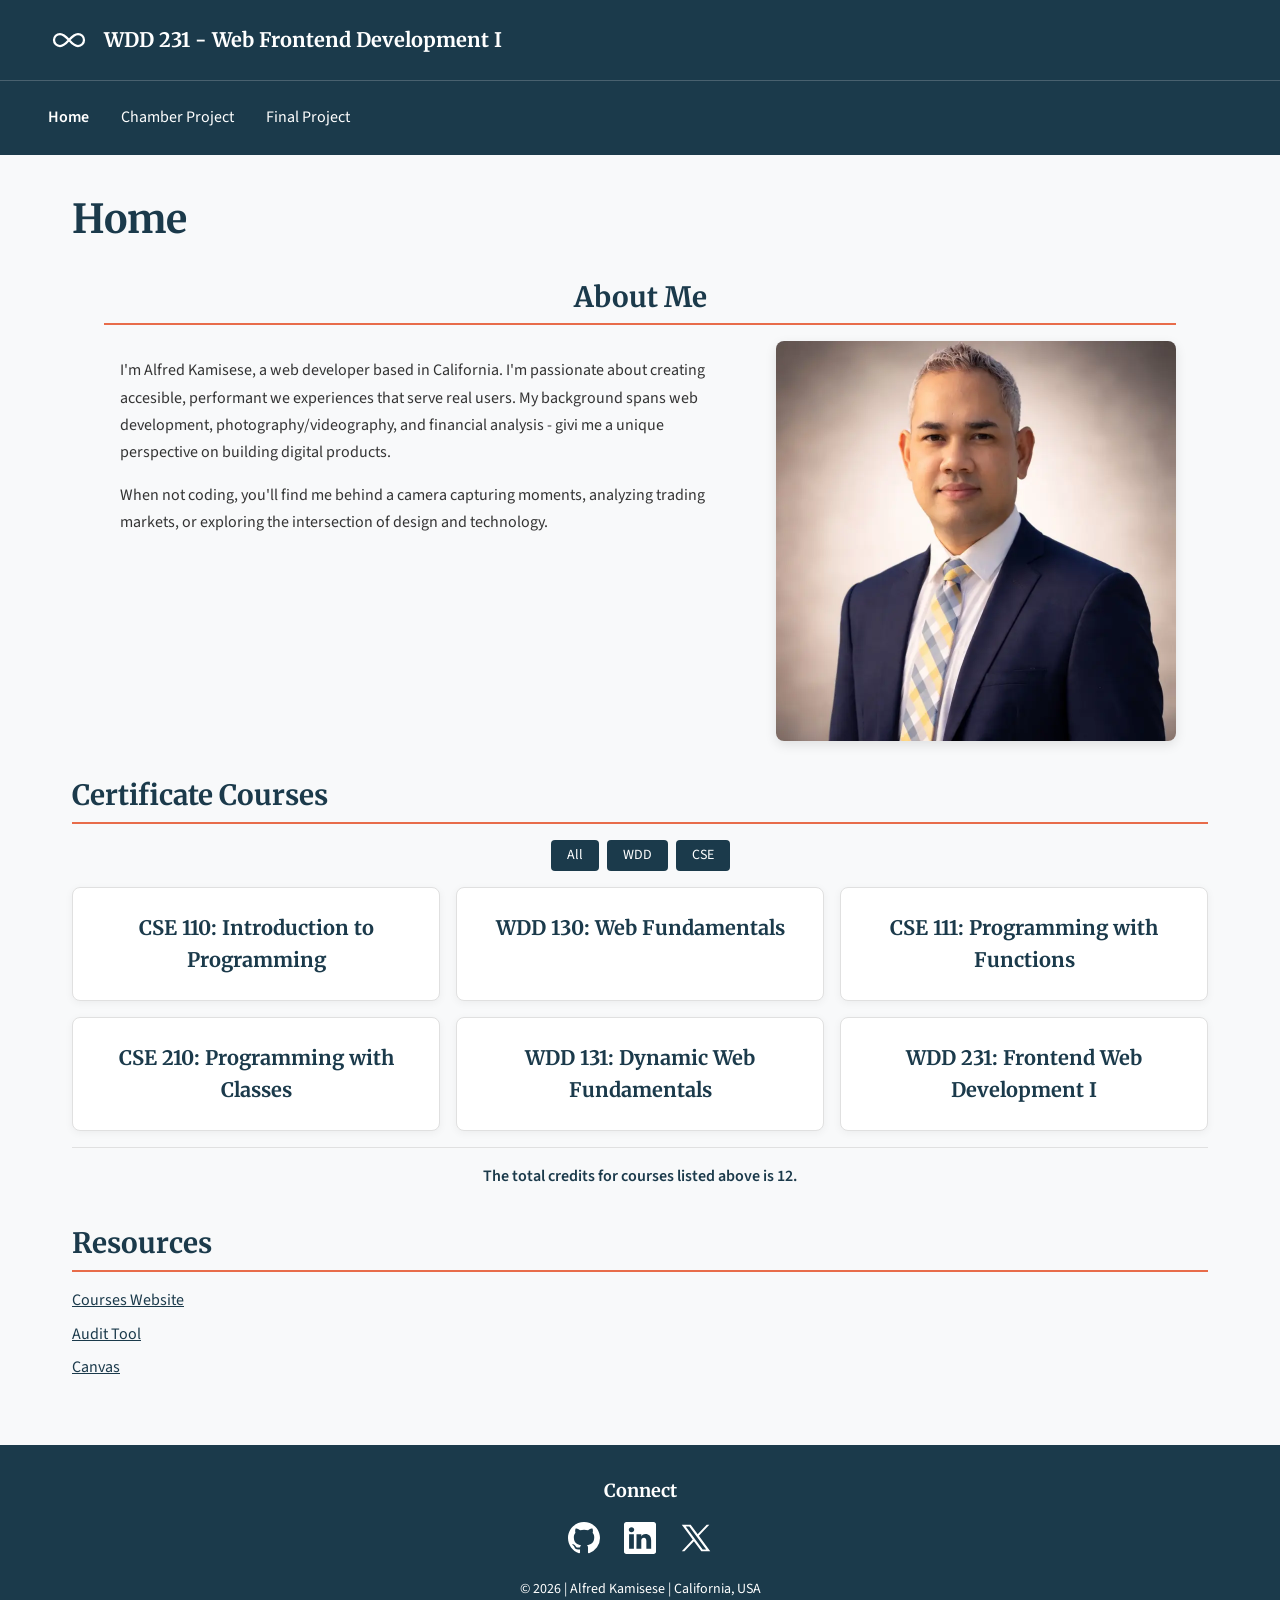
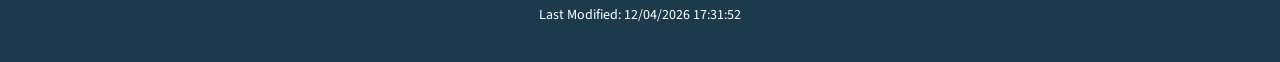
<file: index.html>
<!DOCTYPE html>
<html lang="en">
<head>
    <meta charset="UTF-8">
    <meta name="viewport" content="width=device-width, initial-scale=1.0">
    <title>WDD 231 - Web Frontend Development I</title>
    <meta name="description" content="Course Home Page for WDD 231 Web Frontend Developer | BYUI">
    <meta name="author" content="Alfred Kamisese">

    <!--Google Fonts-->
    <link rel="preconnect" href="https://fonts.googleapis.com">
    <link rel="preconnect" href="https://fonts.gstatic.com" crossorigin>
     <link href="https://fonts.googleapis.com/css2?family=Merriweather:wght@400;700&family=Source+Sans+3:wght@400;600&display=swap" rel="stylesheet">

     <!--CSS Links-->
     <link rel="stylesheet" href="styles/normalize.css">
     <link rel="stylesheet" href="styles/small.css">
     <link rel="stylesheet" href="styles/larger.css">

     <!--JS defer link-->
     <script src="scripts/navigation.js" defer></script>
     <script src="scripts/date.js" defer></script>
     <script src="scripts/course.js" defer></script>
</head>
<body>
    <header>
        <div class="site-branding">
            <img src="images/logo.svg" alt="WDD 231 Logo" width="48" height="48">
            <span>WDD 231 - Web Frontend Development I</span>
        </div>

        <!--Hamburger Button for mobile view-->
        <button id="nav-button" class="hamburger" aria-label="Toggle navigation" aria-expanded="false">
            <span class="hamburger-line"></span>
            <span class="hamburger-line"></span>
            <span class="hamburger-line"></span>
        </button>
    </header>
    
    <nav id="nav-bar" class="navigation">
        <ul>
            <li class="current"><a href="index.html" aria-current="page">Home</a></li>
            <li><a href="chamber/index.html">Chamber Project</a></li>
            <li><a href="project/index.html">Final Project</a></li>
        </ul>
    </nav>

    <main>
        <h1>Home</h1>

        <section id="about-me-section">
            <h2>About Me</h2>
            <div class="about-me">
                <div class="about-text">
                    <p>I'm Alfred Kamisese, a web developer based in California. I'm passionate about creating accesible, performant we experiences that serve real users. My background spans web development, photography/videography, and financial analysis - givi me a unique perspective on building digital products.</p>
                    <p>When not coding, you'll find me behind a camera capturing moments, analyzing trading markets, or exploring the intersection of design and technology.</p>
                </div>
                <div class="student-photo">
                    <img src="images/alfredportrait.webp" alt="Alfred Kamisese - Web Developer" width="400" height="250" loading="lazy">
                </div>
            </div>
        </section>

        <section id="certificate-courses">
            <h2>Certificate Courses</h2>
            <div class="filter-buttons">
                <button data-filter="all" class="active">All</button>
                <button data-filter="WDD">WDD</button>
                <button data-filter="CSE">CSE</button>
            </div>
            <div id="courses-container" class="courses-grid"></div>
            <p id="credits-total" class="credits-total"></p>
        </section>

        <section id="resources">
        <h2>Resources</h2>
        <ul>
            <li><a href="https://byui-cse.github.io/wdd231-ww-course/" target="_blank" rel="noopener">Courses Website</a></li>
            <li><a href="https://byui-cse.github.io/wdd-audits/wdd231-w01-homepage.html" target="_blank" rel="noopener">Audit Tool</a></li>
            <li><a href="https://byui.instructure.com/" target="_blank" rel="noopener">Canvas</a></li>
        </ul>
        </section>
    </main>
    <footer>
        <div class="footer-section social-section">
            <h3>Connect</h3>
            <div class="social-icons">
                <a href="https://github.com/alfredreeves86" target="_blank" rel="noopener" aria-label="Github">
                    <img src="images/github.svg" alt="Github Profile" width="32" height="32">
                </a>
                <a href="https://www.linkedin.com/in/alfred-reeves-kamisese-27a32a205" target="_blank" rel="noopener" aria-label="LinkedIn">
                    <img src="images/linkedin.svg" alt="LinkedIn profile" width="32" height="32">
                </a>
                <a href="https://twitter.com" target="_blank" rel="noopener" aria-label="Twitter">
                    <img src="images/twitter.svg" alt="Twitter profile" width="32" height="32">
                </a>
            </div>
        </div>
        <div class="footer-section footer-info">
            <p>&copy; <span id="currentyear"></span> | Alfred Kamisese | California, USA</p>
            <p>Last Modified: <span id="lastModified"></span></p>
        </div>
    </footer>
</body>
</html>
</file>
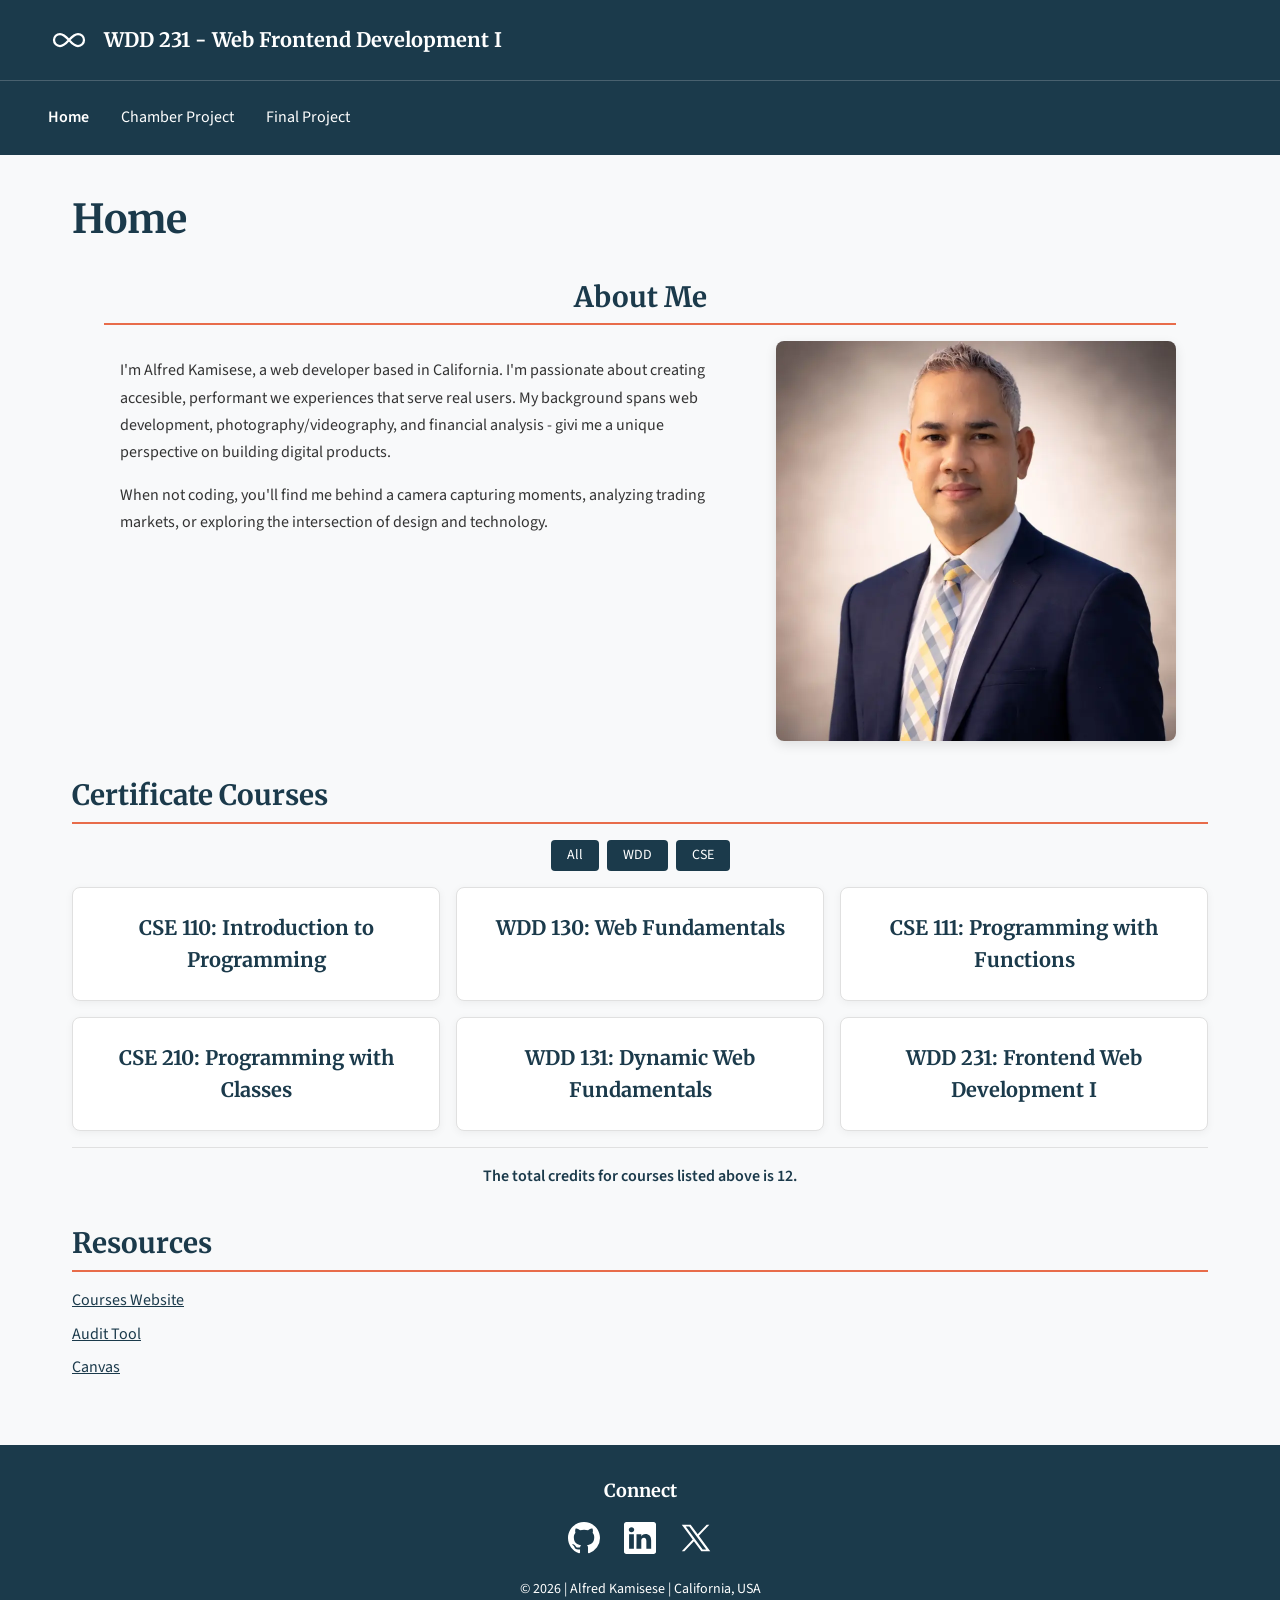
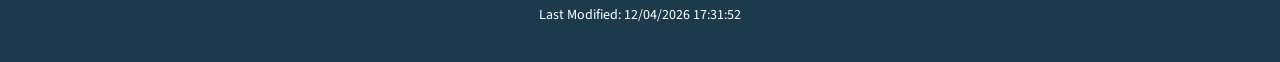
<file: Week_04_Learning_Activities/index.html>
<!DOCTYPE html>
<html lang="en">
<head>
    <meta charset="UTF-8">
    <meta name="viewport" content="width=device-width, initial-scale=1.0">
    <title>WDD 231 - Web Frontend Development I</title>
    <meta name="description" content="Course Home Page for WDD 231 Web Frontend Developer | BYUI">
    <meta name="author" content="Alfred Kamisese">

    <!--Google Fonts-->
    <link rel="preconnect" href="https://fonts.googleapis.com">
    <link rel="preconnect" href="https://fonts.gstatic.com" crossorigin>
     <link href="https://fonts.googleapis.com/css2?family=Merriweather:wght@400;700&family=Source+Sans+3:wght@400;600&display=swap" rel="stylesheet">

     <!--CSS Links-->
     <link rel="stylesheet" href="../styles/normalize.css">
     <link rel="stylesheet" href="../styles/small.css">
     <link rel="stylesheet" href="../styles/larger.css">

     <!--JS defer link-->
     <script src="../scripts/navigation.js" defer></script>
     <script src="../scripts/date.js" defer></script>
     <script src="../scripts/course.js" defer></script>
</head>
<body>
    <header>
        <div class="site-branding">
            <img src="../images/logo.svg" alt="WDD 231 Logo" width="48" height="48">
            <span>WDD 231 - Web Frontend Development I</span>
        </div>

        <!--Hamburger Button for mobile view-->
        <button id="nav-button" class="hamburger" aria-label="Toggle navigation" aria-expanded="false">
            <span class="hamburger-line"></span>
            <span class="hamburger-line"></span>
            <span class="hamburger-line"></span>
        </button>
    </header>
    
    <nav id="nav-bar" class="navigation">
        <ul>
            <li class="current"><a href="index.html" aria-current="page">Home</a></li>
            <li><a href="chamber/index.html">Chamber Project</a></li>
            <li><a href="project/index.html">Final Project</a></li>
        </ul>
    </nav>

    <main>
        <h1>Home</h1>

        <section id="about-me-section">
            <h2>About Me</h2>
            <div class="about-me">
                <div class="about-text">
                    <p>I'm Alfred Kamisese, a web developer based in California. I'm passionate about creating accesible, performant we experiences that serve real users. My background spans web development, photography/videography, and financial analysis - givi me a unique perspective on building digital products.</p>
                    <p>When not coding, you'll find me behind a camera capturing moments, analyzing trading markets, or exploring the intersection of design and technology.</p>
                </div>
                <div class="student-photo">
                    <img src="../images/alfredportrait.webp" alt="Alfred Kamisese - Web Developer" width="400" height="250" loading="lazy">
                </div>
            </div>
        </section>

        <section id="certificate-courses">
            <h2>Certificate Courses</h2>
            <div class="filter-buttons">
                <button data-filter="all" class="active">All</button>
                <button data-filter="WDD">WDD</button>
                <button data-filter="CSE">CSE</button>
            </div>
            <div id="courses-container" class="courses-grid"></div>
            <p id="credits-total" class="credits-total"></p>
        </section>

        <section id="resources">
        <h2>Resources</h2>
        <ul>
            <li><a href="https://byui-cse.github.io/wdd231-ww-course/" target="_blank" rel="noopener">Courses Website</a></li>
            <li><a href="https://byui-cse.github.io/wdd-audits/wdd231-w01-homepage.html" target="_blank" rel="noopener">Audit Tool</a></li>
            <li><a href="https://byui.instructure.com/" target="_blank" rel="noopener">Canvas</a></li>
        </ul>
        </section>

        <!--Modals and backdrop-->
        <dialog id="myModal">
            <h2>Testing using Modals in sites </h2>
            <p>This is a Modal Dialong</p>
            <button id="closeModal">Close</button>
        </dialog>
    </main>
    <footer>
        <div class="footer-section social-section">
            <h3>Connect</h3>
            <div class="social-icons">
                <a href="https://github.com/alfredreeves86" target="_blank" rel="noopener" aria-label="Github">
                    <img src="../images/github.svg" alt="Github Profile" width="32" height="32">
                </a>
                <a href="https://www.linkedin.com/in/alfred-reeves-kamisese-27a32a205" target="_blank" rel="noopener" aria-label="LinkedIn">
                    <img src="../images/linkedin.svg" alt="LinkedIn profile" width="32" height="32">
                </a>
                <a href="https://twitter.com" target="_blank" rel="noopener" aria-label="Twitter">
                    <img src="../images/twitter.svg" alt="Twitter profile" width="32" height="32">
                </a>
            </div>
        </div>
        <div class="footer-section footer-info">
            <p>&copy; <span id="currentyear"></span> | Alfred Kamisese | California, USA</p>
            <p>Last Modified: <span id="lastModified"></span></p>
        </div>
    </footer>
</body>
</html>
</file>
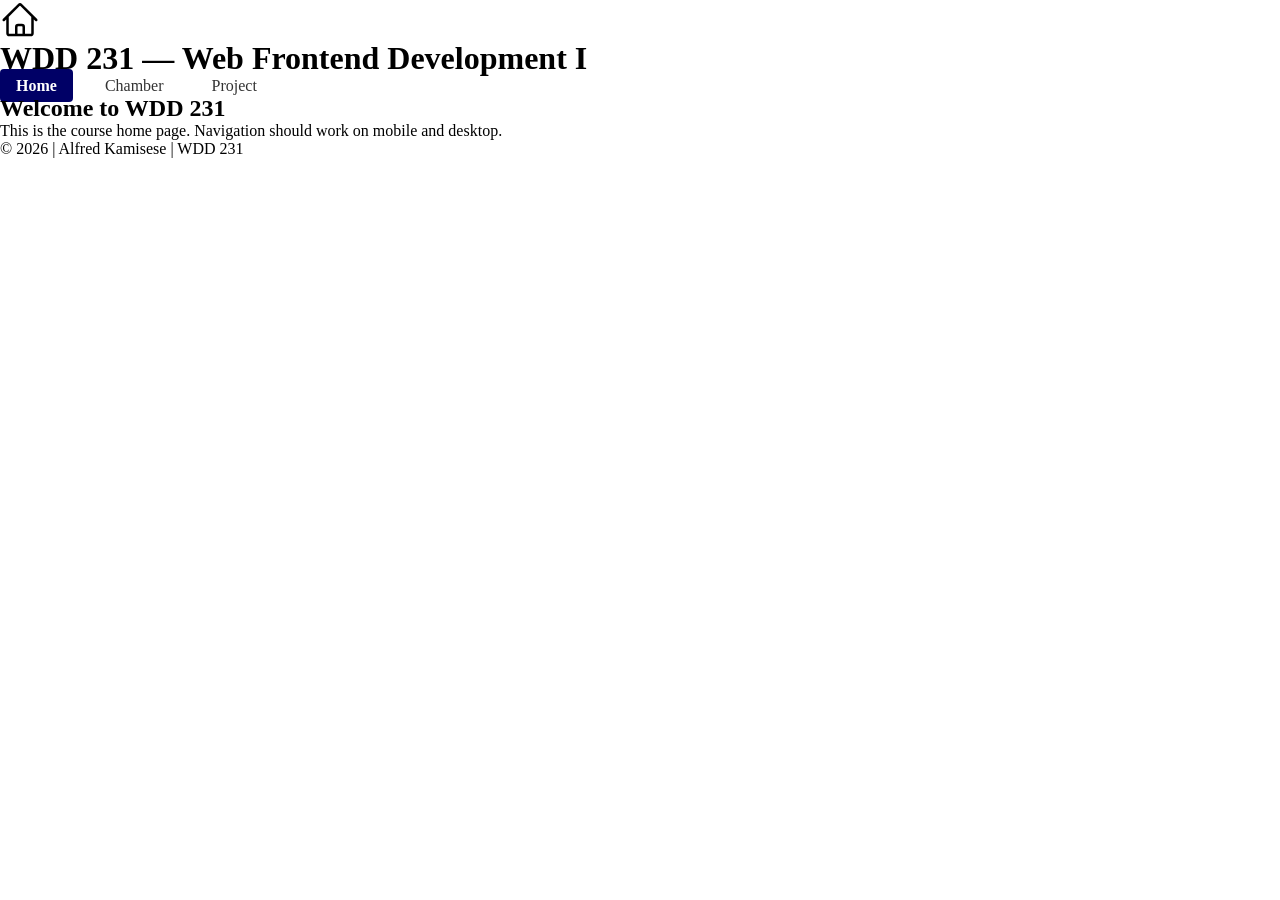
<file: Week_01_Learning_Activities/Site_Navigation/index.html>
<!DOCTYPE html>
<html lang="en">
<head>
 <meta charset="UTF-8">
 <meta name="viewport" content="width=device-width, initial-scale=1.0">
 <title>WDD 231 — Course Home Page</title>
 <link rel="stylesheet" href="styles/normalize.css">
 <link rel="stylesheet" href="styles/base.css">
 <link rel="stylesheet" href="styles/larger.css">
 <script src="scripts/navigation.js" defer></script>
</head>
<body>
<header>
 <div class="logo">
 <img src="images/home.svg" alt="WDD 231 Logo" width="40" height="40">
 <h1>WDD 231 — Web Frontend Development I</h1>
 </div>
 <button id="nav-button" class="hamburger" aria-label="Toggle navigation" aria-expanded="false">
 <span class="hamburger-line"></span>
 <span class="hamburger-line"></span>
 <span class="hamburger-line"></span>
 </button>
 <nav id="nav-bar" class="navigation">
 <ul>
 <li class="current"><a href="index.html" aria-current="page">Home</a></li>
 <li><a href="chamber/index.html">Chamber</a></li>
 <li><a href="project/index.html">Project</a></li>
 </ul>
 </nav>
</header>
<main>
 <h2>Welcome to WDD 231</h2>
 <p>This is the course home page. Navigation should work on mobile and desktop.</p>
</main>
<footer>
 <p>&copy; 2026 | Alfred Kamisese | WDD 231</p>
</footer>
</body>
</html>
</file>
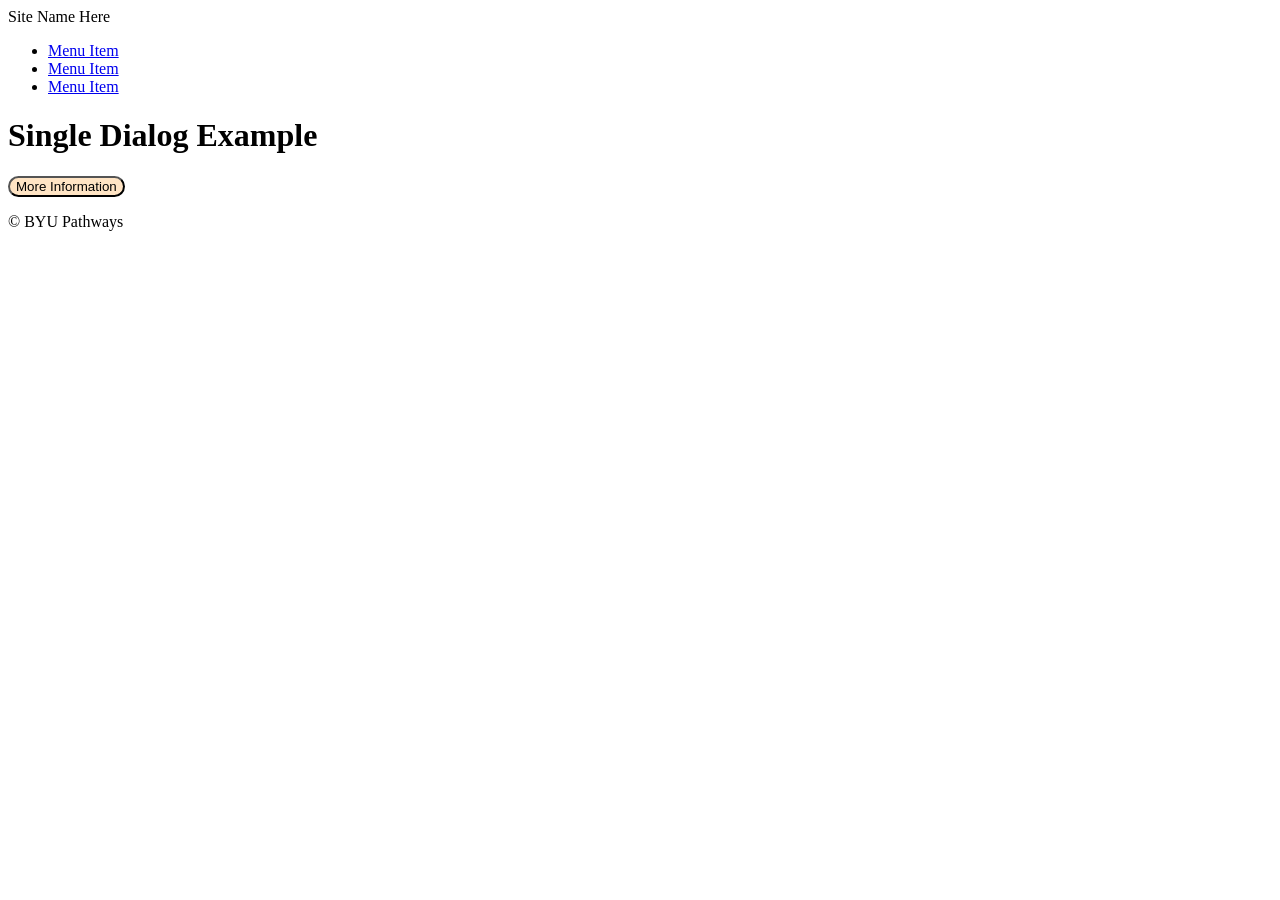
<file: Week_04_Learning_Activities/startLab/index.html>
<!DOCTYPE html>
<html lang="en">

<head>
  <meta charset="UTF-8">
  <meta name="viewport" content="width=device-width, initial-scale=1.0">
  <meta name="description" content="Start File">
  <meta name="author" content="Paul Cheney">

  <link rel="stylesheet" href="styles/small.css">
  <link rel="stylesheet" href="styles/large.css">
  
  <script src="scripts/modals.js" defer></script>

  <title>Start File</title>
</head>

<body>
  <header>
    <span>Site Name Here</span>
  </header>

  <nav>
    <ul>
      <li><a href="#">Menu Item</a></li>
      <li><a href="#">Menu Item</a></li>
      <li><a href="#">Menu Item</a></li>
    </ul>
  </nav>

  <main>
    <h1>Single Dialog Example</h1>
    <button id="openButton">More Information</button> <!--Buttons on the HTML Page-->

    <dialog id="dialogBox"> <!--Dialog Elements-->
      <p>Additional Information about this topic</p>
      <button id="closeButton">Close</button> <!--Close Button-->
    </dialog>
    


  </main>

  <footer>
    <p>&copy; BYU Pathways</p>
  </footer>

  
</body>
</html>
</file>
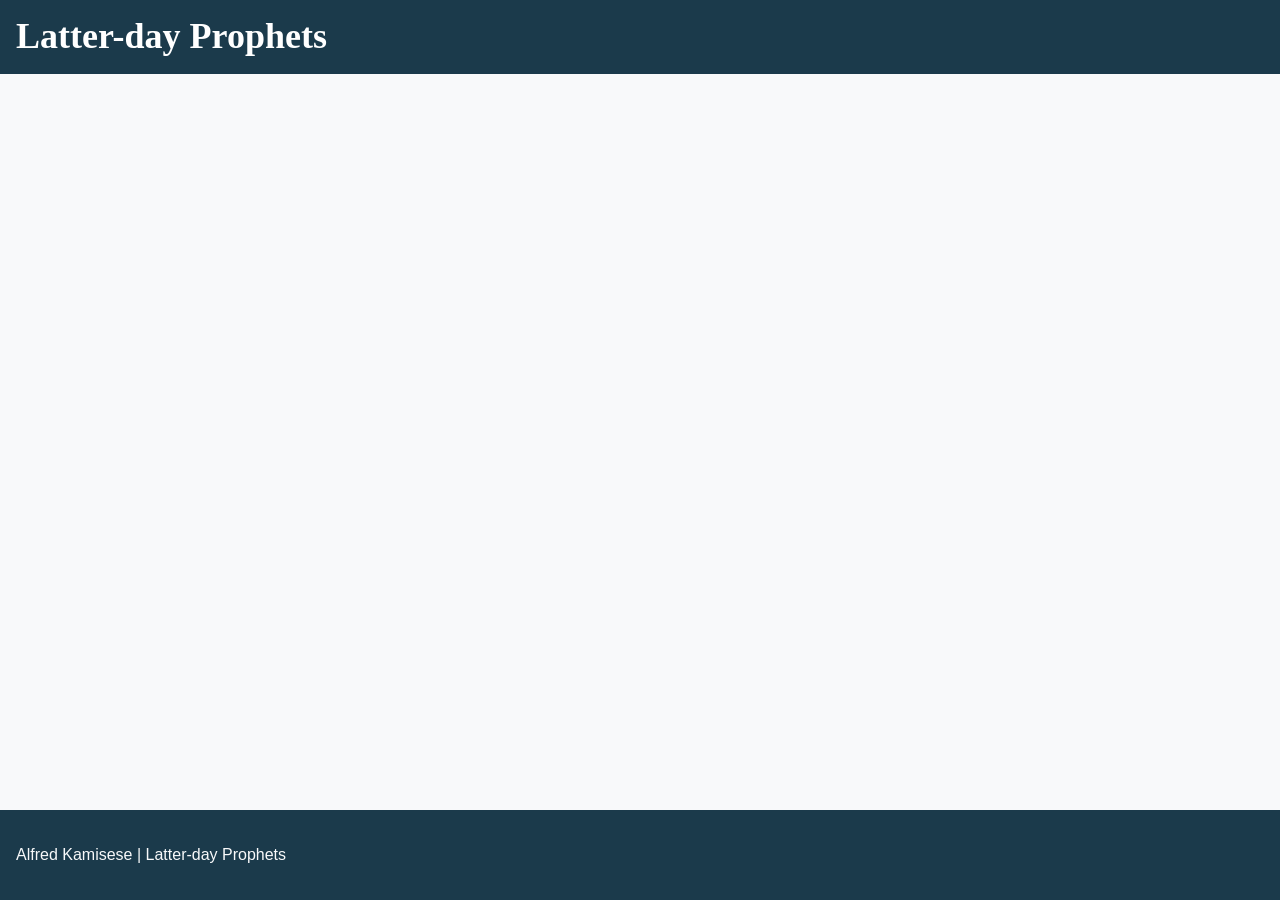
<file: Week_02_Learning_Activities/prophets.html>
<!DOCTYPE html>
<html lang="en">
<head>
    <meta charset="UTF-8">
    <meta name="viewport" content="width=device-width, initial-scale=1.0">
    <title>Latter-day Prophets</title>
    <meta name="description" content="Latter-day Prophets cards display using Fetch API">
    <meta name="author" content="Alfred Kamisese">

    <!--CSS Links-->
    <link rel="stylesheet" href="../styles/normalize.css">
    <link rel="stylesheet" href="../styles/small.css">
    <link rel="stylesheet" href="../styles/prophets.css">
    
</head>
<body>
    <header>
        <h1>Latter-day Prophets</h1>
    </header>
    <main>
        <div id="cards"></div>
    </main>
    <footer>
      Alfred Kamisese | Latter-day Prophets  
    </footer>
    <script src="../scripts/prophets.js" defer></script>
    
</body>
</html>
</file>
<file: styles/small.css>
/*CSS Properties*/
:root {
    --primary-color: #1b3a4b;
    --accent-color: #e86c4a;
    --background-color: #f8f9fa;
    --text-color:#333333;
    --text-light: #ffffff;
    --footer-bg: #1b3a4b;
    --footer-text: #f8f9fa;
    --card-bg: #ffffff;
    --card-border: #e0e0e0;
    --focus-outline: #e86c4a;
    --button-hover: #d45c3d;

/*Google fonts-typography*/
    --font-heading: 'Merriweather', Georgia, serif;
    --font-body: 'Source Sans 3', -apple-system, BlinkMacSystemFont, sans-serif;
    
/*Spacing Scale*/
    --spacing-xs: 0.25rem;
    --spacing-sm: 0.5rem;
    --spacing-md: 1rem;
    --spacing-lg: 1.5rem;
    --spacing-xl: 2rem;

/*breakpoint*/
--breakpoint-md: 768px;
}


/*Base Styles*/
html {font-size: 16px;}
body {
    font-family: var(--font-body);
    color: var(--text-color);
    background-color: var(--background-color);
    line-height: 1.6;
    min-height: 100vh;
    display: flex;
    flex-direction: column;
}

main {flex:1; padding: var(--spacing-md)}

/*accessibility*/
/*clear outline*/
:focus-visible {
    outline: 3px solid var(--focus-outline);
    outline-offset: 2px;
}

/*Motion reduced - giving my user respect*/
@media (prefers-reduced-motion: reduce) {
    *,*::before, *::after {
        animation-duration: 1ms !important;
        animation-iteration-count: 1 !important;
        transition-duration: 1ms !important;
    }
}

/*Header*/
header {
    display: flex;
    justify-content: space-between;
    align-items: center;
    padding: var(--spacing-sm) var(--spacing-md);
    background-color: var(--primary-color);
    color: var(--text-light);
    font-family: var(--font-heading);
    font-size: 1.125rem;
}

.site-branding {
    display: flex;
    align-items: center;
    gap: var(--spacing-sm);
}

.site-branding span {
    font-family: var(--font-heading);
    font-size: 1.25rem;
    font-weight: 700;
}

/*hamburger button for mobile*/
.hamburger {
    display: flex;
    flex-direction: column;
    justify-content: space-between;
    width: 40px;
    height: 30px;
    background: transparent;
    border: none;
    cursor: pointer;
}

.hamburger-line {
    display: block;
    width: 100%;
    height: 4px;
    background-color: var(--text-light);
    border-radius: 2px;
    transition: transform 0.3s ease, opacity 0.3s ease;
    transform-origin: center;
}

/*hamburger- x animation (only to triggred by aria-expand)*/
.hamburger.show .hamburger-line:nth-child(1) {
    transform: rotate(45deg) translate(8px, 8px);
}
.hamburger.show .hamburger-line:nth-child(2) {
    opacity: 0;
}
.hamburger.show .hamburger-line:nth-child(3) {
    transform: rotate(-45deg) translate(8px, -8px);
}

/*Navigation-hidden in default on mobile view*/
.navigation {
    background-color: var(--primary-color);
    display: none;
    grid-column: 1 / -1;
    padding: var(--spacing-md) 0;
    border-top: 1px solid rgba(255, 255, 255, 0.2);
}
.navigation.open {/*Js adds the .open*/
    display: block;
    background-color: var(--primary-color);
}
.navigation ul {
    display: flex;
    flex-direction: column;
    gap: var(--spacing-sm);
}
.navigation a {
    color: var(--text-light);
    display: block;
    padding: var(--spacing-sm) var(--spacing-md);
    text-decoration: none;
    border-radius: 4px;
    transition: background-color 0.2s;
}
.navigation a:hover,
.navigation a:focus {
    background-color: rgba(255, 255, 255, 0.1);
}

/*current page highligh(use wayfinding)*/
.navigation li.current a {
    background-color: var(--accent-color);
    color: var(--text-light);
    font-weight: 600;
}

/*Main content*/
main h1 {
    font-family: var(--font-heading);
    font-size: 2rem;
    margin-bottom: var(--spacing-lg);
    color: var(--primary-color);
}

section {
    margin-bottom: var(--spacing-xl);
}

section h2 {
    font-family: var(--font-heading);
    font-size: 1.5rem;
    margin-bottom: var(--spacing-md);
    color: var(--primary-color);
    border-bottom: 2px solid var(--accent-color);
    padding-bottom: var(--spacing-xs);
}

section p {
    margin-bottom: var(--spacing-md);
}

/*About Me*/
.about-me {
    display: grid;
    grid-template-columns: 1fr;
    gap: var(--spacing-lg);
    margin-top: var(--spacing-lg);
}

.about-me img {
    width: 100%;
    max-width: 400px;
    height: auto;
    border-radius: 8px;
    box-shadow: 0 4px 12px rgba(0, 0, 0, 0.1);
    justify-self: center;
}

.bio h3 {
    font-family: var(--font-heading);
    font-size: 1.25rem;
    color: var(--primary-color);
    margin-bottom: var(--spacing-sm);
}

.bio p {
    margin-bottom: var(--spacing-md);
    line-height: 1.7;
    color: var(--text-color);
}

/*filter buttons*/
.filter-buttons {
    display: flex;
    gap: var(--spacing-sm);
    margin-bottom: var(--spacing-md);
    flex-wrap: wrap;
}

.filter-buttons button {
    padding: var(--spacing-xs) var(--spacing-md);
    background-color: var(--primary-color);
    color: var(--text-light);
    border: none;
    border-radius: 4px;
    font-family: var(--font-body);
    font-size: 0.875rem;
    cursor: pointer;
    transition: background-color 0.2s, transform 0.1s;
}

.filter-buttons button:hover {
    background-color: var(--button-hover);
}

.filter-buttons button:active {
    transform: scale(0.98);
}

.filter-buttons button.active {
    background-color: var(--primary-color);
    color: var(--text-light);
}

/*Course cards grid setup*/
.courses-grid {
    display: grid;
    grid-template-columns: 1fr; /*for mobile single column*/
    gap: var(--spacing-md);
}

/*course card*/
.course-card {
    background: var(--card-bg);
    border: 1px solid var(--card-border);
    border-radius: 8px;
    padding: var(--spacing-md);
    box-shadow: 0 2px 8px rgba(0, 0, 0, 0.05);
    transition: box-shadow 0.2s, transform 0.2s;
}

.course-card:hover {
    box-shadow: 0 4px 16px rgba(0, 0, 0, 0.1);
    transform: translateY(-2px);
}

/*Completed Course-distinct style*/
.course-card.completed {
    border-color: var(--accent-color);
    background-color: #fff8f5;
}

.course-card.completed::before {
    content: "✓ Completed";
    display: inline-block;
    background-color: var(--accent-color);
    color: var(--text-light);
    font-size: 0.75rem;
    font-weight: 600;
    padding: 2px 8px;
    border-radius: 12px;
    margin-bottom: var(--spacing-xs);
}

.course-card h3 {
    font-family: var(--font-heading);
    font-size: 1.125rem;
    margin-bottom: var(--spacing-xs);
    color: var(--primary-color);
}

.course-card .course-meta {
    display: flex;
    gap: var(--spacing-md);
    font-size: 0.875rem;
    color: #666;
    margin-bottom: var(--spacing-sm);
}

.course-card .course-description {
    font-size: 0.875rem;
    line-height: 1.5;
    color: #555;
}

.course-card .course-tech {
    display: flex;
    gap: var(--spacing-xs);
    margin-top: var(--spacing-sm);
    flex-wrap: wrap;
}

.course-card .tech-tag {
    background-color: var(--primary-color);
    color: var(--text-light);
    padding: 2px 8px;
    border-radius: 4px;
    font-size: 0.75rem;
}

/*Credits Total*/
.credits-total {
    text-align: right;
    font-size: 1.125rem;
    font-weight: 600;
    color: var(--primary-color);
    margin-top: var(--spacing-md);
    padding-top: var(--spacing-md);
    border-top: 1px solid var(--card-border);
}

/*Resources Section*/
#resources ul { 
    display: flex; 
    flex-direction: column; 
    gap: var(--spacing-sm);}
#resources a { 
    color: var(--primary-color); 
    text-decoration: underline;}
#resources a:hover { 
    color: var(--accent-color);
}

/*Footer*/
footer {
    background-color: var(--footer-bg);
    color: var(--footer-text);
    padding: var(--spacing-xl) var(--spacing-md);
}

.footer-section {
    margin-bottom: var(--spacing-lg);
    text-align: center;
}

.footer-section h3 {
    font-family: var(--font-heading);
    font-size: 1.125rem;
    margin-bottom: var(--spacing-md);
    color: var(--text-light);
}

.social-icons {
    display: flex;
    justify-content: center;
    gap: var(--spacing-lg);
    flex-wrap: wrap;
}

.social-icons a {
    display: inline-flex;
    transition: transform 0.2s, opacity 0.2s;
    color: var(--text-light);
}

.social-icons a:hover {
    transform: scale(1.1);
    opacity: 0.8;
}

.social-icons img {
    width: 32px;
    height: 32px;
    filter: brightness(0) invert(1); /*white on dark*/
}

.info-section p {
    margin: var(--spacing-xs) 0;
    font-size: 0.875rem;
    color: var(--text-light);
}

.attribution-section p {
    font-size: 0.75rem;
    opacity: 0.7;
    color: var(--text-light);
}
</file>
<file: styles/larger.css>
/* Desktop overrides (≥768px) */
@media (min-width: 768px) {
    /*Header-site name left due wireframe max-width 1200px*/
    header {
        width: 100%;
        background-color: var(--primary-color);
        color: var(--text-light);
        display: flex;
        justify-content: flex-start;
    }
    header > .site-branding {
        max-width: 1200px;
        margin: 0;
        padding: var(--spacing-sm) var(--spacing-xl);
        display: flex;
        align-items: center;
        gap: var(--spacing-sm);
        font-size: 1.25rem;
        font-family: var(--font-heading);
    }
    .site-branding img {
        width: 48px;
        height: 48px;
    }

    .filter-buttons {
        display: flex;
        justify-content: center;
        gap: var(--spacing-sm);
        margin-bottom: var(--spacing-md);
        flex-wrap: wrap;
    }

    /*Hamburger hidden on desktop*/
    .hamburger {
        display: none !important;
    }

    /*Navigation - left align*/
    .navigation {
    width: 100%;
    background-color: var(--primary-color);
    display: flex !important;
    justify-content: flex-start;
    }

    .navigation ul {
        max-width: 1200px;
        margin: 0;
        padding: 0 var(--spacing-xl);
        flex-direction: row;
        gap: 0;
        list-style: none;
    }
    .navigation a {
        border-top: none;
        padding: var(--spacing-sm) var(--spacing-md);
    }

    .navigation a:hover {
        color: var(--text-light);
        background-color: transparent;
    }

    /*Wayfinding -text color only on desktop*/
    .navigation li.current a {
        background-color: transparent;
        color: var(--text-light);
        font-weight: 600;
    }

    /*Main max-width centered*/
    main {
        max-width: 1200px;
        margin: 0 auto;
        padding: var(--spacing-xl);
    }

    main h1 {
        font-size: 2.5rem;
    }

    section h2 {
        font-size: 1.75rem;
    }


    /*About Me layout: image left, bio right*/
    #about-me-section {
        max-width: 1200px;
        margin: 0 auto;
        padding: 0 var(--spacing-xl);
        margin-bottom: var(--spacing-xl);
    }
    
    #about-me-section h2 {
        font-family: var(--font-heading);
        font-size: 1.75rem;
        color: var(--primary-color);
        border-bottom: 2px solid var(--accent-color);
        padding-bottom: var(--spacing-xs);
        margin-bottom: var(--spacing-md);
        text-align: center;
    }

    .about-me {
        display: grid;
        grid-template-columns: 1fr 400px;
        gap: var(--spacing-xl);
        align-items: start;
        max-width: 1200px;
        margin: 0 auto;
    }

    .about-text {
        padding: var(--spacing-md);
    }

    .about-text p {
        margin-bottom: var(--spacing-md);
        line-height: 1.7;
        color: var(--text-color);
    }

    .student-photo img {
        width: 100%;
        max-width: 400px;
        height: auto;
        border-radius: 8px;
        box-shadow: 0 4px 12px rgba(0, 0, 0, 0.1);
    }
    /*Course Rows: 3-column grid layout*/
    .courses-grid {
        display: grid;
        grid-template-columns: repeat(3, 1fr);
        gap: var(--spacing-md);
        max-width: 1200px;
        margin: 0 auto;
    }

    .course-card {
        background: var(--card-bg);
        border: 1px solid var(--card-border);
        border-radius: 8px;
        padding: var(--spacing-lg);
        text-align: center;
        transition: box-shadow 0.2s;
    }

    .course-card:hover {
        box-shadow: 0 4px 16px rgba(0, 0, 0, 0.1);
    }

    .course-card h3 {
        font-family: var(--font-heading);
        font-size: 1.25rem;
        color: var(--primary-color);
        margin: 0;
    }

    /*Credit Total*/
    .credits-total {
        text-align: center;
        font-size: 1rem;
        font-weight: 600;
        color:var(--primary-color);
        margin-top: var(--spacing-md);
        padding-top: var(--spacing-md);
        border-top: 1px solid var(--card-border);
    }



    /*Footer -simple flow*/
    footer {
        background-color: var(--footer-bg);
        color: var(--footer-text);
        padding: var(--spacing-xl) var(--spacing-xl);
        text-align: center;
    }

    footer p {
        margin: var(--spacing-xs) 0;
        font-size: 0.875rem;
    }

    .footer-section {
        margin-bottom: var(--spacing-lg);
        text-align: center;
    }

    .footer-section:last-child {
        margin-bottom: 0;
    }

    .social-icons {
        justify-content: center;
        gap: var(--spacing-lg);
    }

    .social-icons img {
        width: 32px !important;
        height: 32px !important;
        filter: brightness(0) invert(1);
        flex-shrink: 0;
    }

    .footer-info p {
        text-align: center;
        color: var(--text-light);
    }
}
</file>
<file: Week_01_Learning_Activities/Site_Navigation/styles/base.css>
/* === BASE.CSS — Mobile-First Styles === */
.navigation { display: none; }
.navigation.show { display: block; }
.hamburger { display: flex; flex-direction: column; gap: 5px; background: none; border: none; cursor: pointer; padding: 0.5rem; }
.hamburger-line { display: block; width: 24px; height: 2px; background: var(--primary-color, #006); transition: transform 0.3s, opacity 0.3s; }
.hamburger.show .hamburger-line:nth-child(1) { transform: rotate(45deg) translate(5px, 5px); }
.hamburger.show .hamburger-line:nth-child(2) { opacity: 0; }
.hamburger.show .hamburger-line:nth-child(3) { transform: rotate(-45deg) translate(5px, -5px); }
.navigation li.current a { background-color: var(--primary-color, #006); color: white; border-radius: 4px; font-weight: bold; }
</file>
<file: Week_01_Learning_Activities/Site_Navigation/styles/larger.css>
/* === LARGER.CSS — Desktop Overrides (≥768px) === */
@media (min-width: 768px) {
  .hamburger { display: none; }
  .navigation { display: block; }
  .navigation ul { display: flex; gap: 1rem; list-style: none; padding: 0; margin: 0; }
  .navigation a { padding: 0.5rem 1rem; text-decoration: none; color: var(--text-color, #333); }
  .navigation a:hover { color: var(--primary-color, #006); }
}
</file>
<file: Week_04_Learning_Activities/startLab/styles/small.css>
#openButton {
    background-color: bisque;
    border-radius: 55px;
}
#openButton:hover {
    background-color: chocolate;
    color: aliceblue;
}

#dialogBox {
    background-color: bisque;
    border-color: black;
}

::backdrop {
    background-color: rgba(120, 107, 114, 0.8);
}
</file>
<file: Week_04_Learning_Activities/startLab/styles/large.css>
@media only screen and (min-width: 38rem) {


} /*end media query*/
</file>
<file: styles/prophets.css>
#cards {
    display: grid;
    grid-template-columns: 1fr;
    gap: 1rem;
    padding: 1rem;
}

#cards section {
    border: 1px solid #ddd;
    border-radius: 8px;
    padding: 1rem;
    text-align: center;
    background: #fff;
    box-shadow: 0 2px 4px rgba(0, 0, 0, 0.1);
}

#cards h2 {
    margin: 0.5rem 0;
    font-size: 1.2rem;
    color: #333;
}

#cards img {
    width: 100%;
    max-width: 340px;
    height: auto;
    border-radius: 4px;
}

/*Desktop: responsive grid cancelling media quarries*/
@media (min-width: 768px) {
    #cards {
        grid-template-columns: repeat(auto-fit, minmax(300px,1fr));
    }
}
</file>
